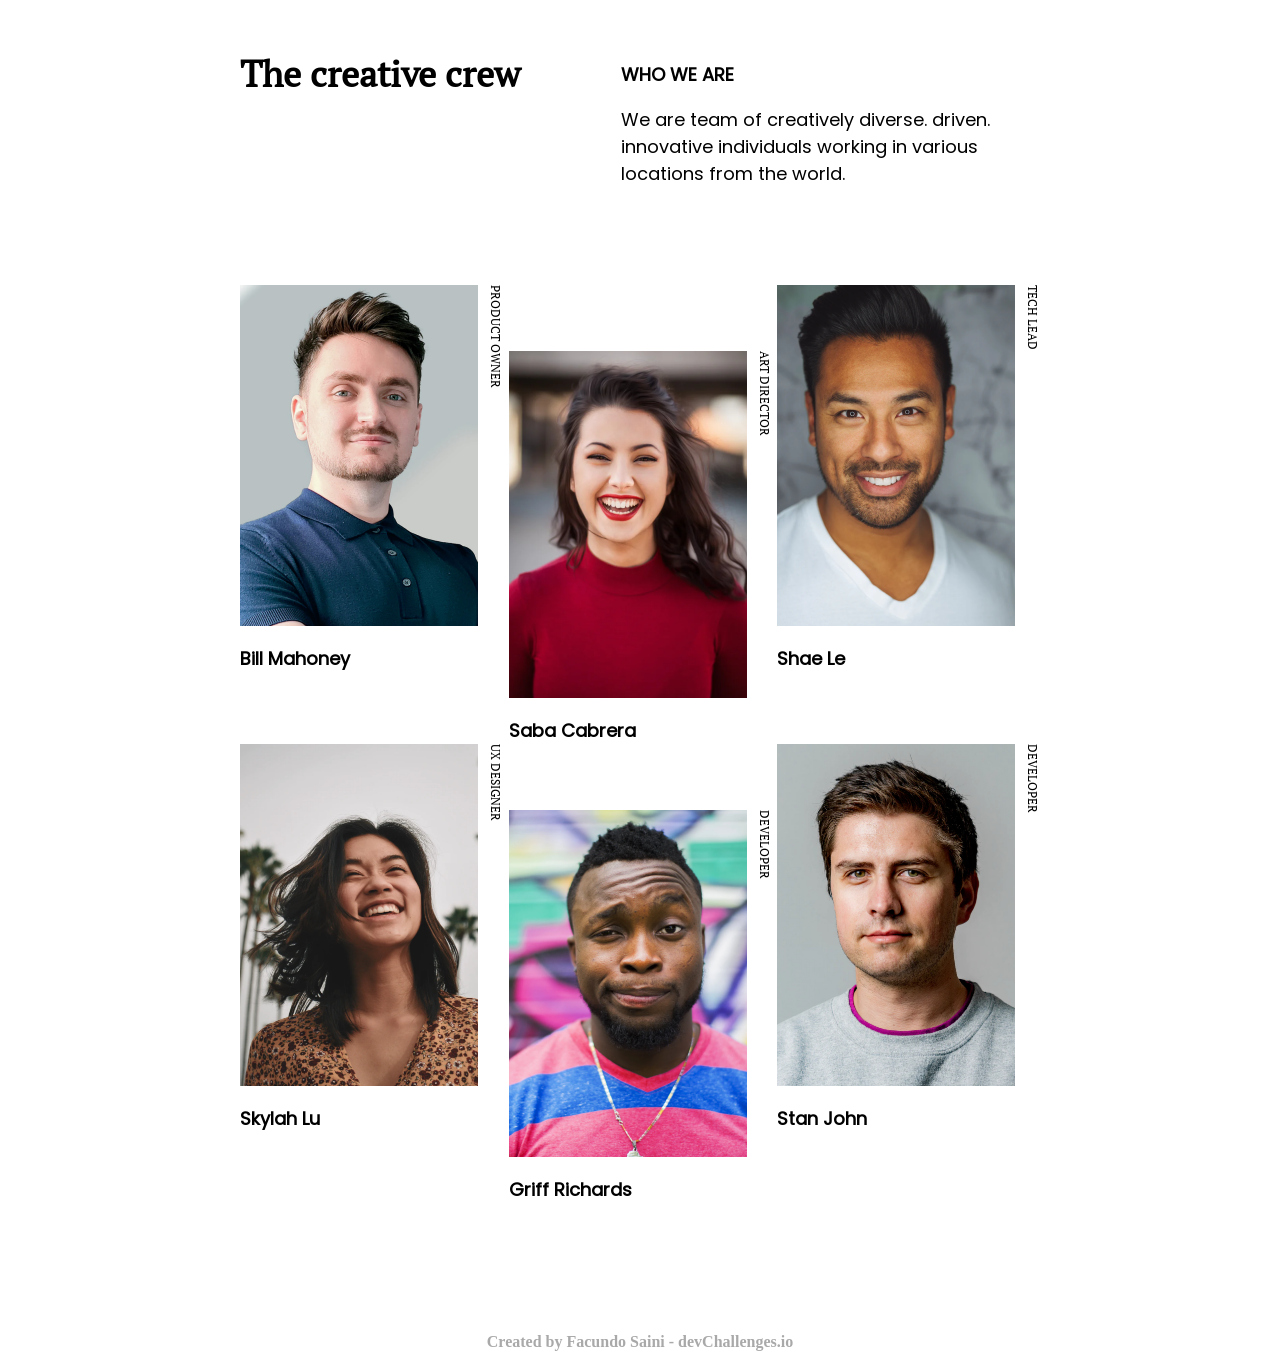
<file: public/index.html>
<!DOCTYPE html>
<html lang="en">

<head>
  <meta charset="UTF-8">
  <meta http-equiv="X-UA-Compatible" content="IE=edge">
  <meta name="viewport" content="width=device-width, initial-scale=1.0">
  <title>Document</title>
  <link rel="stylesheet" href="style.css">
</head>

<body>

  <header>
    <section>
      <h1 class="ptserif">The creative crew</h1>
    </section>
    <section class="whoweare poppins">
      <h2>Who we are</h2>
      <p>We are team of creatively diverse. driven. <br> innovative individuals working in various <br>locations from
        the world.
      </p>
    </section>
  </header>
  <main>
    <div class="team-member">
      <figure>
        <img src="./images/photo1.png" alt="bill mahoney">
        <figcaption>bill mahoney</figcaption>
      </figure>
      <p class="img-vertical-text">product owner</p>
    </div>

    <div class="team-member mtsm mtxl">
      <figure>
        <img src="./images/photo2.png" alt="saba cabrera">
        <figcaption>saba cabrera</figcaption>
      </figure>
      <p class="img-vertical-text">art director</p>
    </div>

    <div class="team-member">
      <figure>
        <img src="./images/photo3.png" alt="shae le">
        <figcaption>shae le</figcaption>
      </figure>
      <p class="img-vertical-text">tech lead</p>
    </div>

    <div class="team-member mtsm">
      <figure>
        <img src="./images/photo4.png" alt="skylah lu">
        <figcaption>skylah lu</figcaption>
      </figure>
      <p class="img-vertical-text">ux designer</p>
    </div>

    <div class="team-member mtxl">
      <figure>
        <img src="./images/photo5.png" alt="griff richards">
        <figcaption>griff richards</figcaption>
      </figure>
      <p class="img-vertical-text">developer</p>
    </div>

    <div class="team-member mtsm">
      <figure>
        <img src="./images/photo6.png" alt="stan john">
        <figcaption>stan john</figcaption>
      </figure>
      <p class="img-vertical-text">developer</p>
    </div>

  </main>
  <footer>Created by Facundo Saini - devChallenges.io</footer>
</body>

</html>
</file>
<file: public/style.css>
@font-face {
  font-family: ptserif;
  src: url("./assets/PTSerif-Regular.ttf");
}

@font-face {
  font-family: poppins;
  src: url("./assets/Poppins-Regular.ttf");
}

html,
body {
  margin: 0;
  height: 100%;
  display: flex;
  flex-direction: column;
  justify-content: space-between;
}

body {
  padding: 20px;
}

main {
  flex: 1;
  display: flex;
  flex-wrap: wrap;
  justify-content: space-between;
  margin-bottom: 130px;
}

h1 {
  font-size: 36px;
  font-weight: 700;
}

h2 {
  font-size: 18px;
  font-weight: 600;
  text-transform: uppercase;
}

.team-member {
  display: flex;
  width: 47%;
}

figure {
  margin: 0;
}

img {
  width: 100%;
}

.img-vertical-text {
  writing-mode: vertical-rl;
  margin: 0 0 0 10px;
  font-size: 12px;
  text-transform: uppercase;
  font-family: ptserif;
}

.mtsm {
  margin-top: 30px;
}

header {
  margin-bottom: 50px;
}

.whoweare p {
  font-size: 18px;
  font-weight: 400;
}

figcaption {
  font-weight: 600;
  margin-top: 15px;
  text-transform: capitalize;
  font-family: poppins;
}

footer {
  font-weight: 700;
  color: #a9a9a9;
  text-align: center;
}

.ptserif {
  font-family: ptserif;
}

.poppins {
  font-family: poppins;
}

@media (min-width: 1000px) {
  figcaption {
    font-size: 18px;
  }

  .team-member {
    width: auto;
    min-width: 30%;
  }

  .mtxl {
    padding-top: 66px;
  }

  .mtsm {
    margin-top: 0px;
  }

  img {
    width: 238px;
    max-width: 100%;
  }

  body {
    padding-left: 240px;
    padding-right: 240px;
  }

  header {
    display: flex;
    width: 100%;
    justify-content: space-between;
    margin-bottom: 80px;
  }

  .whoweare {
    padding-right: 50px;
    margin-top: 41px;
  }

  h2 {
    margin-top: 0px;
  }
}
</file>
